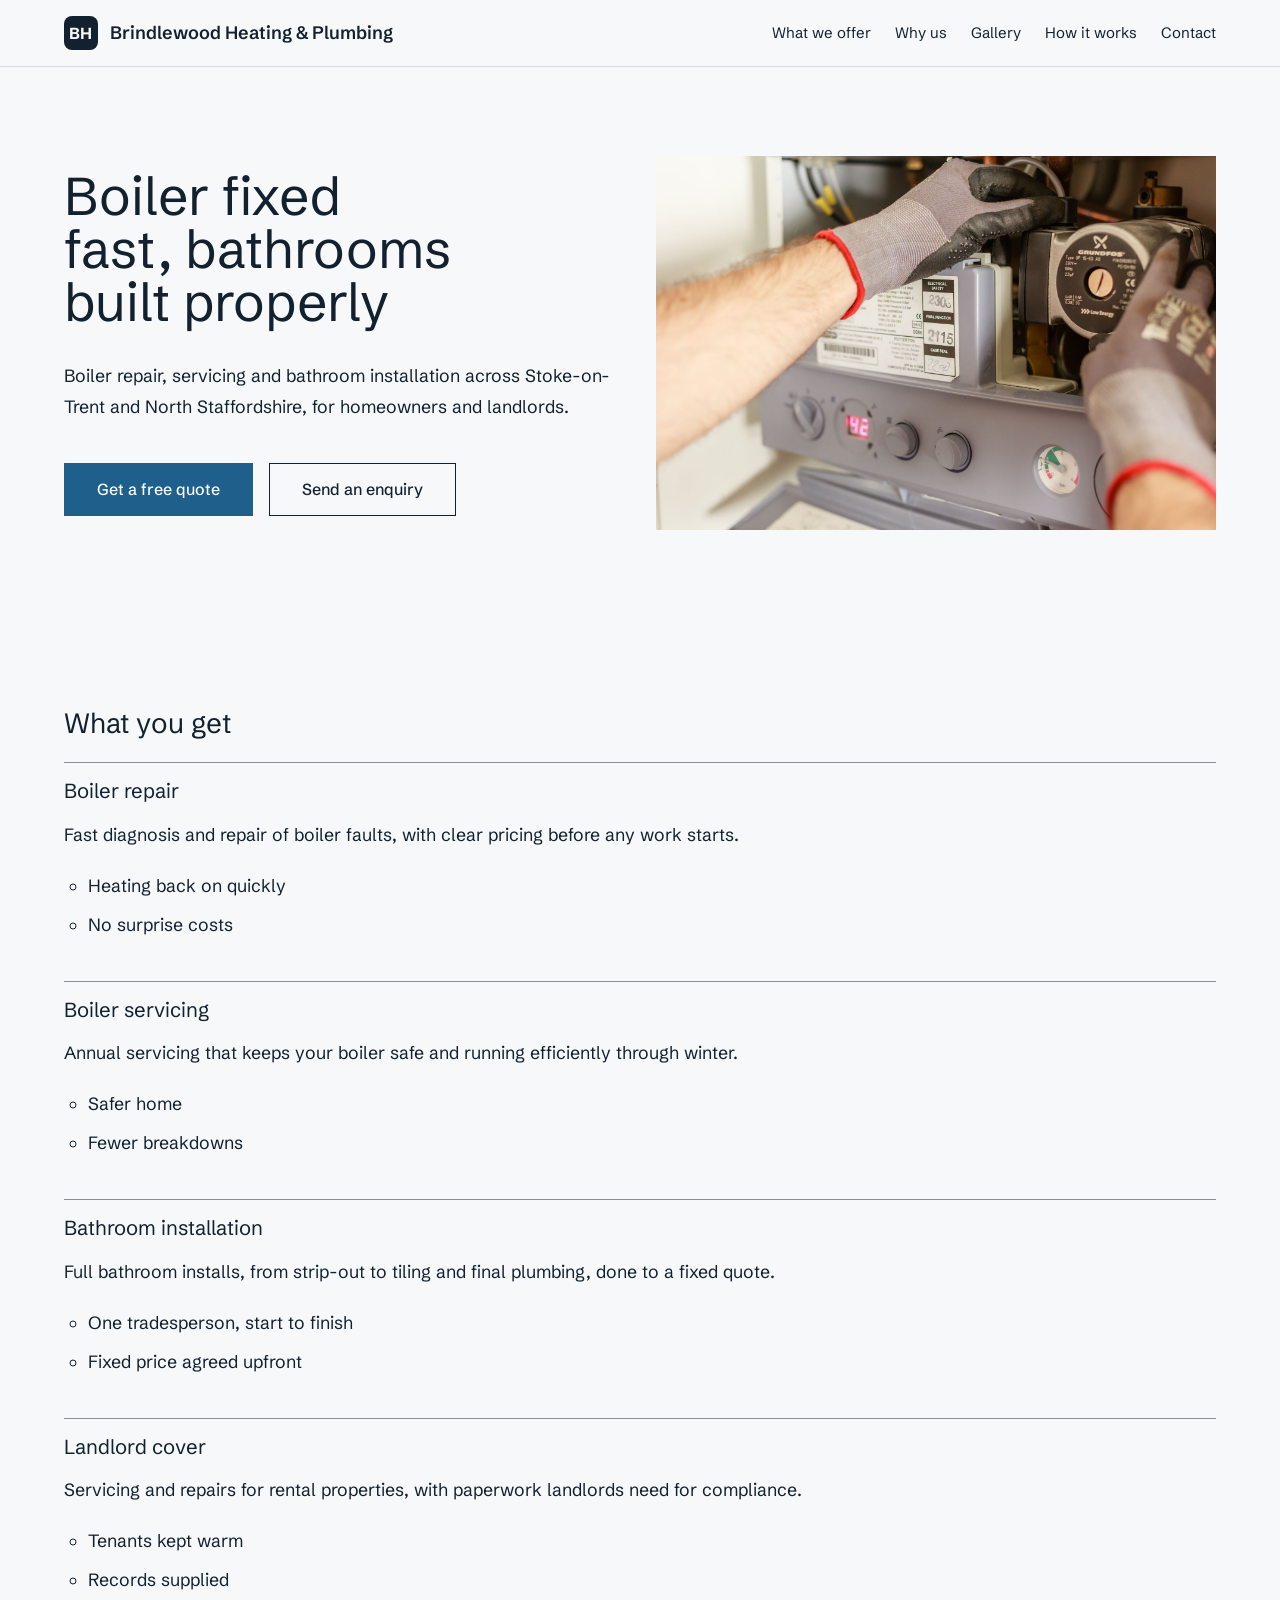
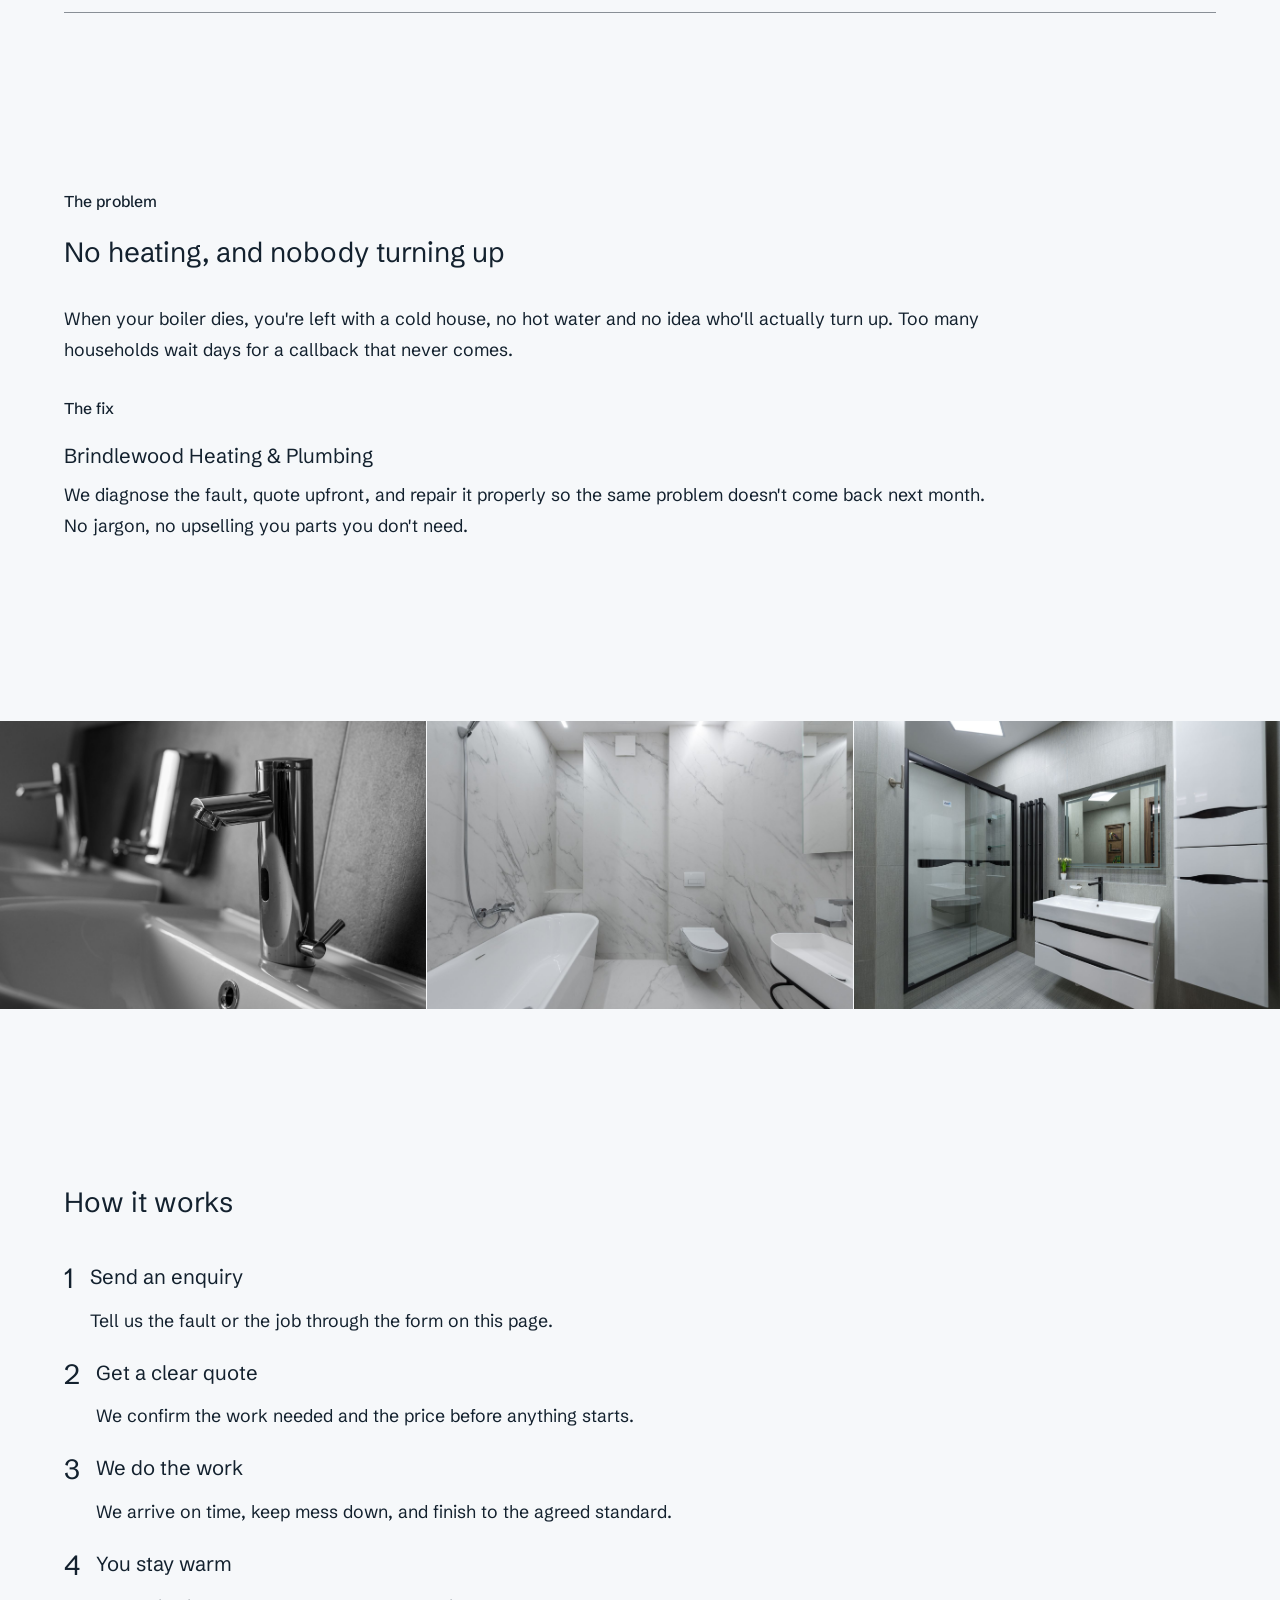
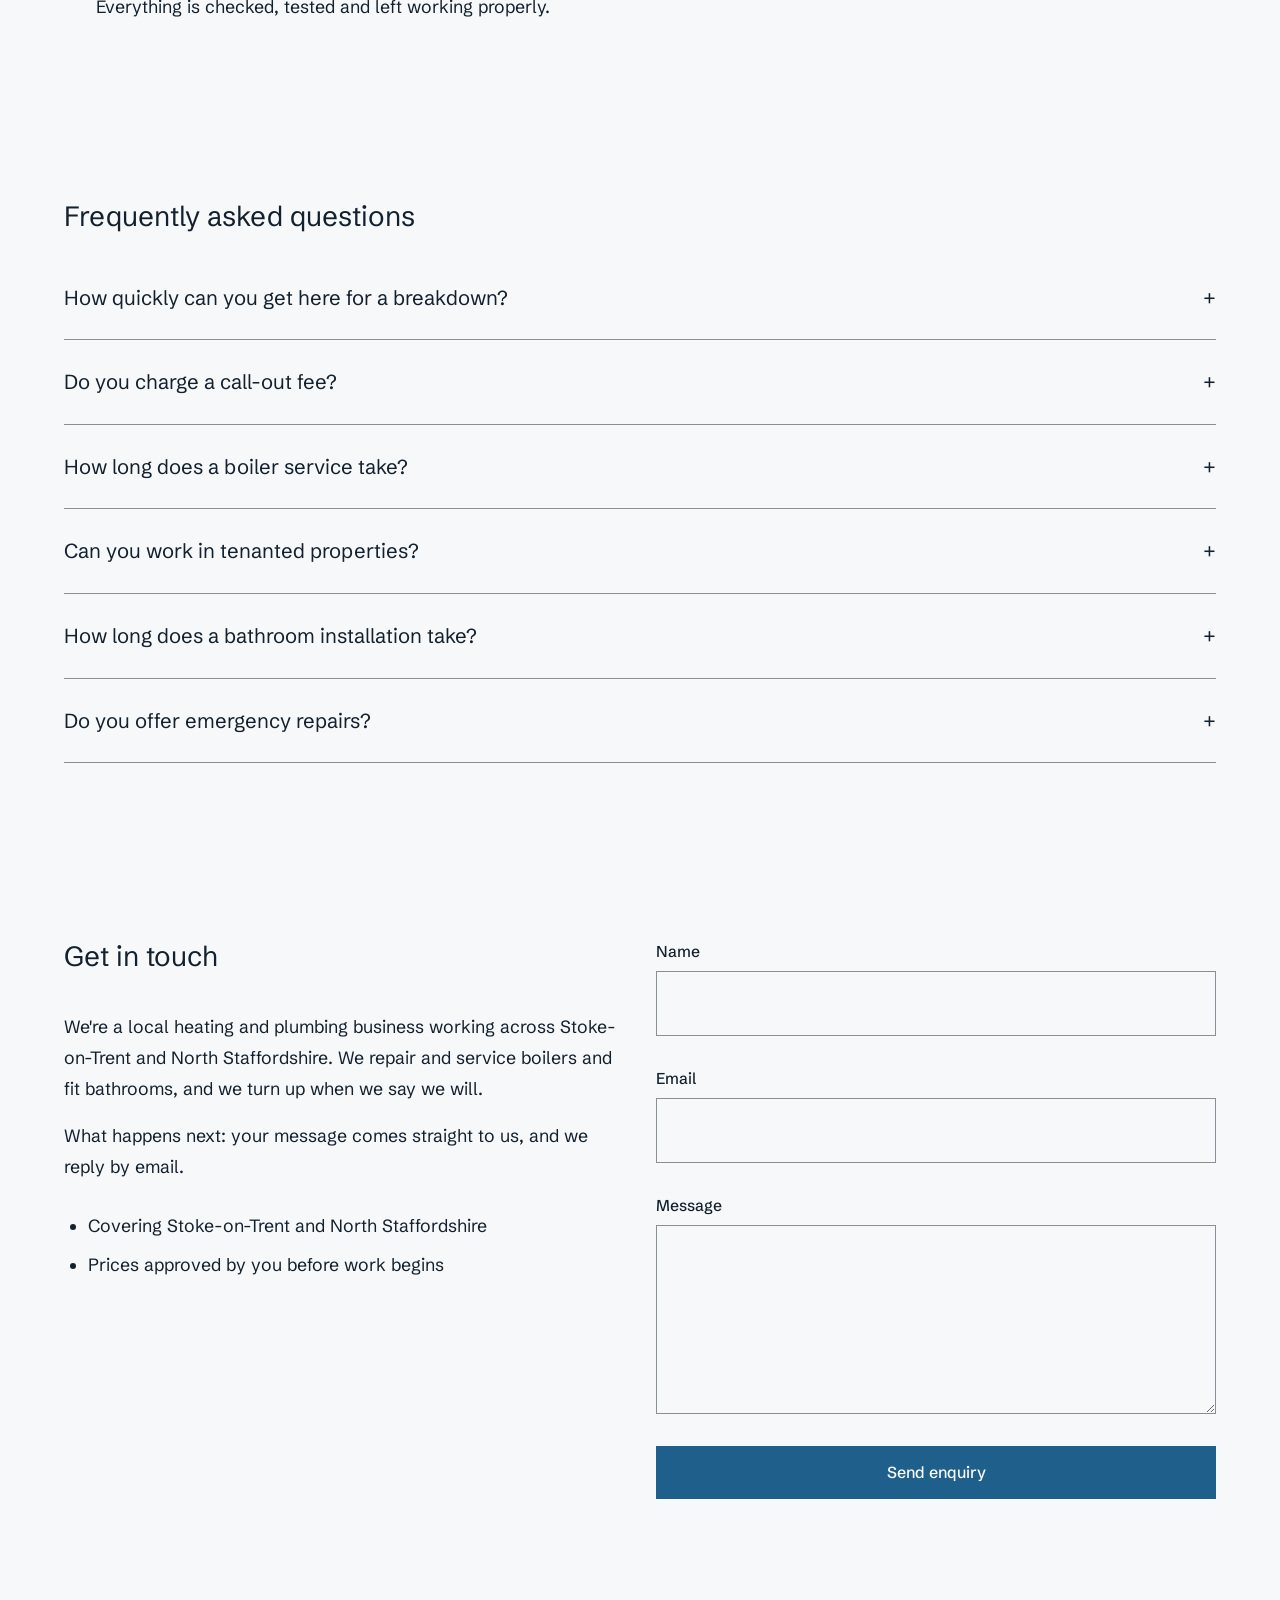
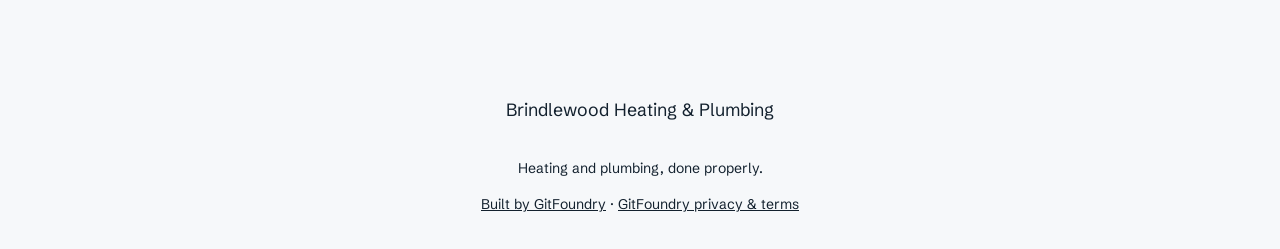
<file: index.html>
<!DOCTYPE html>
<html lang="en-GB">
<head>
  <meta charset="UTF-8">
  <meta name="viewport" content="width=device-width, initial-scale=1.0">
  <title>Brindlewood Heating &amp; Plumbing — Boiler fixed fast, bathrooms built properly</title>
  <meta name="description" content="Brindlewood Heating &amp; Plumbing: boiler repair, servicing and bathroom installation for homeowners and landlords in Stoke-on-Trent and North Staffordshire.">
  <link rel="icon" href="favicon.svg" type="image/svg+xml">
  <link href="https://fonts.googleapis.com/css2?family=Schibsted+Grotesk:wght@400..900&family=Schibsted+Grotesk:wght@400..900&display=swap" rel="stylesheet">
  <link rel="stylesheet" href="styles.css">
  <noscript><style>
  .menu-toggle { display: none !important; }
  </style></noscript>
  <meta property="og:title" content="Brindlewood Heating &amp; Plumbing">
  <meta property="og:description" content="Brindlewood Heating &amp; Plumbing: boiler repair, servicing and bathroom installation for homeowners and landlords in Stoke-on-Trent and North Staffordshire.">
  <meta property="og:image" content="og-image.png">
  <meta property="og:url" content="index.html">
  <meta property="og:type" content="website">
  <meta name="twitter:card" content="summary_large_image">
  <script type="application/ld+json">{"@context":"https://schema.org","@type":"ProfessionalService","name":"Brindlewood Heating & Plumbing","description":"We're a local heating and plumbing business working across Stoke-on-Trent and North Staffordshire. We repair and service boilers and fit bathrooms, and we turn up when we say we will."}</script>
</head>
<body>
<a class="skip-link" href="#main">Skip to content</a>
<header class="site-header" data-mobile-nav-open="false">
  <div class="site-header__inner">
    <a class="brand" href="index.html">
      <span class="brand__mark" aria-hidden="true">BH</span>
      <span class="brand__wordmark">Brindlewood Heating &amp; Plumbing</span>
    </a>
    <button type="button" class="menu-toggle" data-mobile-nav-toggle aria-controls="primary-nav" aria-expanded="false" aria-label="Toggle navigation">
      <span class="menu-toggle__bar" aria-hidden="true"></span>
      <span class="menu-toggle__bar" aria-hidden="true"></span>
      <span class="menu-toggle__bar" aria-hidden="true"></span>
    </button>
    <nav class="primary-nav" id="primary-nav" aria-label="Primary">
      <a href="#features-list">What we offer</a>
      <a href="#problem-solution">Why us</a>
      <a href="#image-triptych">Gallery</a>
      <a href="#process-steps">How it works</a>
      <a href="#contact-block">Contact</a>
    </nav>
  </div>
</header>

<main id="main">
<section data-section="hero-split" data-surface="dominant" id="hero-split" class="hero-split">
  <div class="container hero-split__inner">
    <div class="hero-split__text">
      <h1 class="hero-split__headline">Boiler fixed fast, bathrooms built properly</h1>
      <p class="hero-split__sub">Boiler repair, servicing and bathroom installation across Stoke-on-Trent and North Staffordshire, for homeowners and landlords.</p>
      <div class="hero-split__ctas">
        <a href="#contact" class="btn btn--primary">Get a free quote</a>
        <a href="#features-list" class="btn btn--ghost">Send an enquiry</a>
      </div>
    </div>
    <div class="hero-split__image">
      <img src="assets/img/hero.jpg" alt="Close-up of hands adjusting a boiler system with precise instrumentation, showing maintenance work." width="1200" height="800" loading="eager" decoding="async">
    </div>
  </div>
</section>
<section data-section="features-list" data-surface="dominant" id="features-list" class="features-list">
  <div class="container">
    <h2 class="features-list__title">What you get</h2>
    <ul class="features-list__items">
      <li class="features-list__item">
        <div class="features-list__body">
          <h3 class="features-list__name">Boiler repair</h3>
          <p class="features-list__desc">Fast diagnosis and repair of boiler faults, with clear pricing before any work starts.</p>
          <ul class="features-list__bullets"><li>Heating back on quickly</li><li>No surprise costs</li></ul>
        </div>
      </li>
      <li class="features-list__item">
        <div class="features-list__body">
          <h3 class="features-list__name">Boiler servicing</h3>
          <p class="features-list__desc">Annual servicing that keeps your boiler safe and running efficiently through winter.</p>
          <ul class="features-list__bullets"><li>Safer home</li><li>Fewer breakdowns</li></ul>
        </div>
      </li>
      <li class="features-list__item">
        <div class="features-list__body">
          <h3 class="features-list__name">Bathroom installation</h3>
          <p class="features-list__desc">Full bathroom installs, from strip-out to tiling and final plumbing, done to a fixed quote.</p>
          <ul class="features-list__bullets"><li>One tradesperson, start to finish</li><li>Fixed price agreed upfront</li></ul>
        </div>
      </li>
      <li class="features-list__item">
        <div class="features-list__body">
          <h3 class="features-list__name">Landlord cover</h3>
          <p class="features-list__desc">Servicing and repairs for rental properties, with paperwork landlords need for compliance.</p>
          <ul class="features-list__bullets"><li>Tenants kept warm</li><li>Records supplied</li></ul>
        </div>
      </li>
    </ul>
  </div>
</section>
<section data-section="problem-solution" data-surface="dominant" id="problem-solution" class="problem-solution">
  <div class="container problem-solution__inner">
    <div class="problem-solution__problem">
      <p class="problem-solution__label">The problem</p>
      <h2 class="problem-solution__headline">No heating, and nobody turning up</h2>
      <p class="problem-solution__body">When your boiler dies, you're left with a cold house, no hot water and no idea who'll actually turn up. Too many households wait days for a callback that never comes.</p>
    </div>
    <div class="problem-solution__answer">
      <p class="problem-solution__label">The fix</p>
      <h3 class="problem-solution__product">Brindlewood Heating &amp; Plumbing</h3>
      <p class="problem-solution__body">We diagnose the fault, quote upfront, and repair it properly so the same problem doesn't come back next month. No jargon, no upselling you parts you don't need.</p>
    </div>
  </div>
</section>
<section data-section="image-triptych" data-surface="dominant" id="image-triptych" class="image-triptych section--bleed">
  <ul class="image-triptych__cards">
      <li class="image-triptych__card">
        <img class="image-triptych__img" src="assets/img/triptych.jpg" alt="Close-up of a sleek stainless steel faucet over a white sink in grayscale." loading="lazy">
        
      </li>
      <li class="image-triptych__card">
        <img class="image-triptych__img" src="assets/img/triptych-2.jpg" alt="Interior of stylish bathroom with marble walls and bath placed near toilet and ceramic sink in light room with mirror" loading="lazy">
        
      </li>
      <li class="image-triptych__card">
        <img class="image-triptych__img" src="assets/img/triptych-3.jpg" alt="White sink at wall with mirror near cupboard in modern bathroom with glass shower cabin and bright illumination in apartment" loading="lazy">
        
      </li>
  </ul>
</section>
<section data-section="process-steps" data-surface="dominant" id="process-steps" class="process-steps">
  <div class="container">
    <div class="process-steps__intro">
    <h2 class="process-steps__title">How it works</h2>
    </div>
    <ol class="process-steps__list">
      <li class="process-step">
        <span class="process-step__num" aria-hidden="true">1</span>
        <div class="process-step__body">
          <h3 class="process-step__heading">Send an enquiry</h3>
          <p class="process-step__desc">Tell us the fault or the job through the form on this page.</p>
        </div>
      </li>
      <li class="process-step">
        <span class="process-step__num" aria-hidden="true">2</span>
        <div class="process-step__body">
          <h3 class="process-step__heading">Get a clear quote</h3>
          <p class="process-step__desc">We confirm the work needed and the price before anything starts.</p>
        </div>
      </li>
      <li class="process-step">
        <span class="process-step__num" aria-hidden="true">3</span>
        <div class="process-step__body">
          <h3 class="process-step__heading">We do the work</h3>
          <p class="process-step__desc">We arrive on time, keep mess down, and finish to the agreed standard.</p>
        </div>
      </li>
      <li class="process-step">
        <span class="process-step__num" aria-hidden="true">4</span>
        <div class="process-step__body">
          <h3 class="process-step__heading">You stay warm</h3>
          <p class="process-step__desc">Everything is checked, tested and left working properly.</p>
        </div>
      </li>
    </ol>
  </div>
</section>
<section data-section="faq-accordion" data-surface="dominant" id="faq-accordion" class="faq-accordion">
  <div class="container">
    <h2 class="faq-accordion__title">Frequently asked questions</h2>
    <div class="faq-accordion__list">
      <details class="faq-item">
        <summary class="faq-item__question">How quickly can you get here for a breakdown?</summary>
        <div class="faq-item__answer"><p>We aim to reach Stoke-on-Trent and North Staffordshire homes as soon as possible, often the same day. Send an enquiry and we'll confirm a time straight away.</p></div>
      </details>
      <details class="faq-item">
        <summary class="faq-item__question">Do you charge a call-out fee?</summary>
        <div class="faq-item__answer"><p>We tell you the cost before any work begins. You approve the price first, so nothing is added afterwards.</p></div>
      </details>
      <details class="faq-item">
        <summary class="faq-item__question">How long does a boiler service take?</summary>
        <div class="faq-item__answer"><p>A full service usually takes under an hour. We check safety devices, clean where needed, and confirm the boiler is running efficiently.</p></div>
      </details>
      <details class="faq-item">
        <summary class="faq-item__question">Can you work in tenanted properties?</summary>
        <div class="faq-item__answer"><p>Yes. We handle servicing and repairs for landlords across the area and supply the records you need for your paperwork.</p></div>
      </details>
      <details class="faq-item">
        <summary class="faq-item__question">How long does a bathroom installation take?</summary>
        <div class="faq-item__answer"><p>Most bathrooms are completed within one to two weeks depending on the fit-out. We give you a schedule with your fixed quote before starting.</p></div>
      </details>
      <details class="faq-item">
        <summary class="faq-item__question">Do you offer emergency repairs?</summary>
        <div class="faq-item__answer"><p>We prioritise households with no heating or hot water. Send an enquiry describing the fault and we'll respond urgently.</p></div>
      </details>
    </div>
  </div>
</section>
<section data-section="contact-block" data-surface="dominant" id="contact" class="contact-block">
  <div class="container contact-block__inner" id="contact-block">
    <div class="contact-block__info">
      <h2 class="contact-block__title">Get in touch</h2>
      <p class="contact-block__about">We're a local heating and plumbing business working across Stoke-on-Trent and North Staffordshire. We repair and service boilers and fit bathrooms, and we turn up when we say we will.</p>
      <p class="contact-block__promise">What happens next: your message comes straight to us, and we reply by email.</p>
      <ul class="contact-block__signals"><li>Covering Stoke-on-Trent and North Staffordshire</li><li>Prices approved by you before work begins</li></ul>
    </div>
    <form class="contact-block__form" action="https://gitfoundry-worker-test.gitfoundry.workers.dev/api/site-enquiry" method="POST">
      <input type="hidden" name="subject" value="Enquiry from Brindlewood Heating &amp; Plumbing">
      <input type="hidden" name="page" value="index.html">
      <input type="text" name="_gotcha" tabindex="-1" autocomplete="off" aria-hidden="true" style="position:absolute;left:-9999px">
      <div class="form-field">
        <label for="contact-name" class="form-label">Name</label>
        <input id="contact-name" name="name" type="text" class="form-input" autocomplete="name" required>
      </div>
      <div class="form-field">
        <label for="contact-email" class="form-label">Email</label>
        <input id="contact-email" name="email" type="email" class="form-input" autocomplete="email" required>
      </div>
      <div class="form-field">
        <label for="contact-message" class="form-label">Message</label>
        <textarea id="contact-message" name="message" class="form-textarea" rows="5" required></textarea>
      </div>
      <button type="submit" class="btn btn--primary">Send enquiry</button>
    </form>
  </div>
</section>
</main>
<footer class="site-footer">
  <div class="container site-footer__inner">
    <p class="site-footer__brand">Brindlewood Heating &amp; Plumbing</p>
    <p class="site-footer__tagline">Heating and plumbing, done properly.</p>
    <p class="site-footer__built"><a href="https://gitfoundry.co.uk">Built by GitFoundry</a> · <a href="https://gitfoundry.co.uk/legal">GitFoundry privacy &amp; terms</a></p>
  </div>
</footer>
  <script src="mobile-nav.js" defer></script>
</body>
</html>
</file>
<file: styles.css>
/* Composable design stylesheet for style "amie-29567671-da1e-4f85-ae52-8b611fecc384". */
/* Compiled from reviewed style data by lib/design-css.mjs. The model never writes this file. */
:root {
  --colour-dominant: #f6f8fa;
  --colour-on-dominant: #13212e;
  --colour-supporting: #13212e;
  --colour-on-supporting: #f6f8fa;
  --colour-accent: #1f5f8b;
  --colour-on-accent: #ffffff;
  --colour-muted: #57626b;
  --colour-border: #898f96;
  --colour-focus: #1f5f8b;
  --colour-on-dark-focus: #356f97;
  --colour-error: #6b0014;
  --colour-success: #0b3d20;
  --font-display: "Schibsted Grotesk", Georgia, "Times New Roman", serif;
  --font-body: "Schibsted Grotesk", -apple-system, BlinkMacSystemFont, "Segoe UI", Roboto, Helvetica, Arial, sans-serif;
  --text-display: clamp(2.363rem, 2.0452857142857144rem + 1.5885714285714287vw, 3.475rem);
  --leading-display: 1;
  --tracking-display: -0.02em;
  --weight-display: 400;
  --text-h1: clamp(1.75rem, 1.5357142857142856rem + 1.0714285714285714vw, 2.5rem);
  --leading-h1: 1.05;
  --tracking-h1: -0.015em;
  --weight-h1: 400;
  --text-h2: clamp(1.375rem, 1.2538571428571428rem + 0.6057142857142856vw, 1.799rem);
  --leading-h2: 1.1;
  --tracking-h2: -0.01em;
  --weight-h2: 400;
  --text-h3: clamp(1.125rem, 1.0767142857142857rem + 0.24142857142857146vw, 1.294rem);
  --leading-h3: 1.2;
  --tracking-h3: 0em;
  --weight-h3: 400;
  --text-body: clamp(1rem, 0.9642857142857143rem + 0.17857142857142858vw, 1.125rem);
  --leading-body: 1.75;
  --tracking-body: 0em;
  --weight-body: 400;
  --text-small: 0.875rem;
  --leading-small: 1.65;
  --tracking-small: 0em;
  --weight-small: 400;
  --text-label: clamp(0.875rem, 0.8392857142857143rem + 0.17857142857142858vw, 1rem);
  --leading-label: 1.4;
  --tracking-label: 0.01em;
  --weight-label: 500;
  --text-button: 1rem;
  --leading-button: 1.2;
  --tracking-button: 0em;
  --weight-button: 500;
  --measure: 85ch;
  --space-0: 0.25rem;
  --space-1: 0.5rem;
  --space-2: 0.75rem;
  --space-3: 1rem;
  --space-4: 1.5rem;
  --space-5: 2rem;
  --space-6: 3rem;
  --space-7: 4rem;
  --space-8: 6rem;
  --gutter: clamp(1rem, 0.7142857142857143rem + 1.4285714285714286vw, 2rem);
  --section-gap: clamp(3rem, 2.142857142857143rem + 4.285714285714286vw, 6rem);
  --content-max: 72rem;
  --radius: 0rem;
  --shadow: none;
  --colour-action: var(--colour-accent);
  --colour-on-action: var(--colour-on-accent);
  --card-border: 1px solid var(--colour-border);
  --card-shadow: none;
  --control-min-height: 44px;
  --motion-fast: 120ms;
  --motion-normal: 200ms;
  --motion-slow: 320ms;
  --easing: cubic-bezier(0.2, 0, 0, 1);
}

*, *::before, *::after { box-sizing: border-box; }

body {
  margin: 0;
  font-family: var(--font-body);
  font-size: var(--text-body);
  line-height: var(--leading-body);
  background: var(--colour-dominant);
  color: var(--colour-on-dominant);
  overflow-wrap: anywhere;
}

/* anywhere, not break-word: only anywhere shrinks the min-content size, so a
   long word in a grid or flex child wraps instead of widening its track and
   bursting the page under 200% text enlargement. */
h1, h2, h3 { text-wrap: balance; overflow-wrap: anywhere; }

h1 {
  font-family: var(--font-display);
  font-size: var(--text-h1);
  font-weight: var(--weight-h1);
  line-height: var(--leading-h1);
  letter-spacing: var(--tracking-h1)em;
  margin-block: var(--space-6) var(--space-4);
}

h2 {
  font-family: var(--font-display);
  font-size: var(--text-h2);
  font-weight: var(--weight-h2);
  line-height: var(--leading-h2);
  letter-spacing: var(--tracking-h2)em;
  margin-block: var(--space-6) var(--space-3);
}

h3 {
  font-family: var(--font-display);
  font-size: var(--text-h3);
  font-weight: var(--weight-h3);
  line-height: var(--leading-h3);
  letter-spacing: var(--tracking-h3)em;
  margin-block: var(--space-5) var(--space-3);
}

p { max-width: var(--measure); }

small {
  font-size: var(--text-small);
  line-height: var(--leading-small);
}

label, .form-label {
  display: block;
  font-size: var(--text-label);
  font-weight: var(--weight-label);
  line-height: var(--leading-label);
  letter-spacing: var(--tracking-label)em;
  margin-block-end: var(--space-1);
}

.page-title {
  font-family: var(--font-display);
  font-size: var(--text-display);
  font-weight: var(--weight-display);
  line-height: var(--leading-display);
  letter-spacing: var(--tracking-display)em;
  /* An inner page's title sits outside a container: keep it inside the same gutters. */
  width: min(100% - (2 * var(--gutter)), var(--content-max));
  margin-inline: auto;
  padding-block-start: var(--section-gap);
  overflow-wrap: anywhere;
}

/* Semantic surfaces: every section colour resolves through these variables,
   so text always sits on its measured on-colour. */
[data-surface="dominant"] {
  --surface: var(--colour-dominant);
  --ink: var(--colour-on-dominant);
  background: var(--surface);
  color: var(--ink);
}

[data-surface="supporting"] {
  --surface: var(--colour-supporting);
  --ink: var(--colour-on-supporting);
  background: var(--surface);
  color: var(--ink);
}

[data-surface] :is(h1, h2, h3, p) { color: inherit; }

/* Plain links inherit their surface ink. Button-links are excluded: their
   colours come from the button rules below, and this selector would otherwise
   out-specify .btn--primary and paint accent buttons in body text. */
[data-surface] a:not(.btn) { color: inherit; }

/* Document rhythm: tight groups, generous separation. */
.container {
  width: min(100% - (2 * var(--gutter)), var(--content-max));
  margin-inline: auto;
}

main > section { padding-block: var(--section-gap); }

/* Hero compositions. */
.hero-centered__inner,
.hero-split__inner,
.hero-banner__inner {
  display: grid;
  gap: var(--space-5);
  align-items: center;
}

.hero-centered__headline,
.hero-split__headline,
.hero-banner__headline {
  font-family: var(--font-display);
  font-size: var(--text-display);
  font-weight: var(--weight-display);
  line-height: var(--leading-display);
  letter-spacing: var(--tracking-display)em;
  margin-block: 0 var(--space-3);
  /* No ch cap here: ch scales with font-size, so it cannot constrain a
     headline that is simply too large for its copy. Length is governed by the
     display scale in the style record instead. */
}

.hero-note {
  padding: var(--space-5);
  border-radius: var(--radius);
}

/* Feature compositions. */
.features-list__items { list-style: none; margin: 0; padding: 0; display: grid; gap: var(--space-4); }
.features-grid__cards { display: grid; gap: var(--space-5); }
.feature-card {
  padding: var(--space-5);
  border: var(--card-border);
  border-radius: var(--radius);
  box-shadow: var(--card-shadow);
}

/* Founder composition. */
.founder-story__inner { display: grid; gap: var(--space-5); align-items: start; }
.founder-story__image img { width: 100%; height: auto; display: block; border-radius: var(--radius); }

/* Process compositions. */
.process-steps__list,
.how-it-works__steps { list-style: none; margin: 0; padding: 0; display: grid; gap: var(--space-4); }

/* FAQ disclosures. */
details.faq-item { border-block-end: 1px solid var(--colour-border); padding-block: var(--space-3); }
details.faq-item summary {
  cursor: pointer;
  font-size: var(--text-h3);
  font-weight: var(--weight-h3);
  padding-block: var(--space-1);
  min-height: 44px;
}

/* Conversion compositions. */
.waitlist-capture__row { display: grid; gap: var(--space-3); }
.contact-block__inner { display: grid; gap: var(--space-5); }

/* Section roots: in-page anchors land with breathing room. Listing every
   root also keeps validator class coverage honest on the new path. */
.hero-centered,
.hero-split,
.hero-banner,
.features-list,
.features-grid,
.problem-solution,
.founder-story,
.process-steps,
.how-it-works,
.faq-accordion,
.cta-banner,
.waitlist-capture,
.contact-block,
.editorial-intro,
.manifesto-band,
.outcomes-band,
.capability-rows,
.work-index,
.image-triptych,
.client-logos { scroll-margin-top: var(--space-4); }

.waitlist-capture__inner { display: grid; gap: var(--space-4); align-content: start; }

/* Section element vocabulary: every class the catalogue renderers emit gets
   a token-driven rule, so validator class coverage holds on the new path. */
.hero-centered__copy,
.hero-split__text {
  display: grid;
  gap: var(--space-3);
  align-content: start;
}

.hero-centered__kicker,
.process-steps__eyebrow,
.founder-story__eyebrow,
.waitlist-capture__eyebrow,
.problem-solution__label {
  font-size: var(--text-label);
  font-weight: var(--weight-label);
  line-height: var(--leading-label);
  letter-spacing: var(--tracking-label)em;
  margin-block: 0 var(--space-2);
}

.hero-centered__sub,
.hero-split__sub,
.hero-banner__sub {
  font-size: var(--text-body);
  line-height: var(--leading-body);
  margin-block: 0 var(--space-4);
}

.hero-centered__ctas,
.hero-split__ctas {
  display: flex;
  flex-wrap: wrap;
  gap: var(--space-3);
  align-items: center;
}

/* WCAG 2.5.8 gives a standalone link a 24px minimum target. Declare it: left
   to the body leading, a style with tighter leading drops under the floor. */
.hero-centered__text-link {
  font-weight: var(--weight-button);
  text-underline-offset: 3px;
  display: inline-flex;
  align-items: center;
  min-height: 24px;
}

.hero-note {
  padding: var(--space-5);
  border-radius: var(--radius);
}

.hero-note__label {
  font-size: var(--text-label);
  font-weight: var(--weight-label);
  letter-spacing: var(--tracking-label)em;
  margin-block: 0 var(--space-2);
}

.hero-note__title {
  font-family: var(--font-display);
  font-size: var(--text-h3);
  font-weight: var(--weight-h3);
  line-height: var(--leading-h3);
  margin-block: 0 var(--space-2);
}

.hero-note__rule {
  border-block-start: 1px solid currentColor;
  opacity: 0.55;
  margin-block: var(--space-3);
}

.hero-note__body { margin-block: 0 var(--space-2); }
.hero-note__signoff { font-size: var(--text-small); margin-block: 0; }

.hero-split__image img { width: 100%; height: auto; display: block; border-radius: var(--radius); }

.features-list__title,
.features-grid__title,
.process-steps__title,
.how-it-works__title,
.faq-accordion__title,
.founder-story__title,
.contact-block__title,
.waitlist-capture__title,
.problem-solution__headline {
  font-family: var(--font-display);
  font-size: var(--text-h2);
  font-weight: var(--weight-h2);
  line-height: var(--leading-h2);
  letter-spacing: var(--tracking-h2)em;
  margin-block: 0 var(--space-4);
}

.hero-centered__inner:not(:has(.hero-note)) { grid-template-columns: 1fr; }

.features-list__item {
  display: grid;
  grid-template-columns: 1fr;
  gap: var(--space-3);
  padding-block: var(--space-3);
  border-block-start: 1px solid var(--colour-border);
}

.features-list__item:last-child { border-block-end: 1px solid var(--colour-border); }

.features-list__num {
  font-family: var(--font-display);
  font-size: var(--text-h3);
  font-weight: var(--weight-h3);
}

.features-list__body { display: grid; gap: var(--space-1); align-content: start; }

.features-list__name,
.feature-card__title,
.process-step__heading,
.how-step__heading {
  font-family: var(--font-display);
  font-size: var(--text-h3);
  font-weight: var(--weight-h3);
  line-height: var(--leading-h3);
  margin-block: 0 var(--space-1);
}

.features-list__desc,
.feature-card__desc,
.process-step__desc,
.how-step__desc { margin-block: 0; }

.features-list__bullets,
.feature-card__bullets,
.founder-story__signals,
.contact-block__signals {
  margin: var(--space-2) 0 0;
  padding-inline-start: var(--space-4);
  display: grid;
  gap: var(--space-1);
}

.problem-solution__inner { display: grid; gap: var(--space-5); }
.problem-solution__problem, .problem-solution__answer { display: grid; gap: var(--space-2); align-content: start; }
.problem-solution__body { margin-block: 0; }
.problem-solution__product {
  font-family: var(--font-display);
  font-size: var(--text-h3);
  font-weight: var(--weight-h3);
  margin-block: 0;
}

.founder-story__text { display: grid; gap: var(--space-2); align-content: start; }
.founder-story__body { margin-block: 0; }
.founder-story__subhead {
  font-family: var(--font-display);
  font-size: var(--text-h3);
  font-weight: var(--weight-h3);
  margin-block: var(--space-3) var(--space-1);
}
.founder-story__steps { margin: 0; padding-inline-start: var(--space-4); display: grid; gap: var(--space-1); }
.founder-story--no-image .founder-story__inner { grid-template-columns: 1fr; }

.process-steps__intro { display: grid; gap: var(--space-1); margin-block-end: var(--space-4); }
.process-step,
.how-step {
  display: grid;
  grid-template-columns: auto 1fr;
  gap: var(--space-3);
}
.process-step__body { display: grid; gap: var(--space-1); align-content: start; }
.process-step__num,
.how-step__num {
  font-family: var(--font-display);
  font-size: var(--text-h2);
  font-weight: var(--weight-h2);
  line-height: 1;
}

.faq-accordion__list { display: grid; }
.faq-item__question { display: flex; justify-content: space-between; align-items: baseline; gap: var(--space-3); cursor: pointer; list-style: none; }
.faq-item__question::-webkit-details-marker { display: none; }
.faq-item__question::after { content: "+"; flex: 0 0 auto; }
details[open] > .faq-item__question::after { content: "−"; }
.faq-item__answer p { margin-block: var(--space-2) 0; }

.cta-banner__inner { display: grid; gap: var(--space-3); justify-items: start; }
.cta-banner__hook { font-size: var(--text-h3); line-height: var(--leading-h3); margin-block: 0; }

.waitlist-capture__intro { display: grid; gap: var(--space-1); }
.waitlist-capture__form { display: grid; gap: var(--space-3); }
.waitlist-capture__label { margin-block-end: 0; }
/* 2026-09-10 — was white-space: nowrap, which defeated the grid/flex
   blowout guard (.waitlist-capture__row > *, line ~562) that every other
   button in this design system relies on to wrap instead of bursting the
   page under text enlargement. Explicit white-space: normal documents that
   decision and keeps this selector defined (validate-site.mjs requires
   every rendered class to have a rule). */
.waitlist-capture__btn { white-space: normal; }

.contact-block__info { display: grid; gap: var(--space-3); align-content: start; }
.contact-block__about,
.contact-block__hours,
.contact-block__promise { margin-block: 0; }
.contact-block__form { display: grid; gap: 0; align-content: start; }

.site-footer__inner { display: grid; gap: var(--space-2); }
.site-footer__brand { font-family: var(--font-display); font-weight: var(--weight-h3); }
.site-footer__tagline,
.site-footer__built { font-size: var(--text-small); margin-block: 0; }
/* The credit link must read on the footer's own surface, not the browser's default blue. */
.site-footer__built a { color: inherit; text-decoration: underline; }

/* Actions: primary rides the accent pair, secondary the supporting pair. */
.btn, button {
  font-family: var(--font-body);
  font-size: var(--text-button);
  font-weight: var(--weight-button);
  line-height: var(--leading-button);
  letter-spacing: var(--tracking-button)em;
}

.btn {
  display: inline-flex;
  align-items: center;
  justify-content: center;
  min-height: var(--control-min-height);
  padding: var(--space-3) var(--space-5);
  border-radius: var(--radius);
  text-decoration: none;
  border: 1px solid transparent;
}

.btn--primary {
  background: var(--colour-action);
  color: var(--colour-on-action);
}

.btn--ghost {
  background: transparent;
  border-color: currentColor;
  color: var(--colour-supporting);
}

[data-surface="supporting"] .btn--ghost { color: var(--colour-on-supporting); }

/* Form controls. */
.form-input, .form-textarea, .waitlist-capture__input {
  width: 100%;
  min-height: var(--control-min-height);
  padding: var(--space-3);
  font: inherit;
  color: inherit;
  background: transparent;
  border: 1px solid var(--colour-border);
  border-radius: var(--radius);
}

.form-field { display: grid; gap: var(--space-1); margin-block-end: var(--space-5); }
/* A label belongs to the control below it: the field's gap is its only space, so it is not as close to the
   control above (QA, Gate 1 2026-11-21: "mobile form fields are cramped and lack clear visual hierarchy"). */
.form-field .form-label { margin-block-end: 0; }
/* A tapped field shows it is active, not only a keyboard-focused one (:focus-visible below adds the outline). */
.form-input:focus, .form-textarea:focus { border-color: var(--colour-action); box-shadow: inset 0 0 0 1px var(--colour-action); }
.form-error { color: var(--colour-error); font-weight: 600; }

/* Grid/flex blowout guard: text-bearing grid and flex children must shrink
   below their min-content size, or a long word bursts the page under text
   enlargement instead of wrapping. */
.hero-centered__inner > *,
.hero-split__inner > *,
.features-grid__cards > *,
.founder-story__inner > *,
.contact-block__inner > *,
.waitlist-capture__inner > *,
.waitlist-capture__row > *,
.problem-solution__inner > *,
.cta-banner__inner > *,
.hero-centered__ctas > *,
.hero-split__ctas > * {
  min-width: 0;
}

/* Navigation tokens for the polish-installed header. The header block owns
   colours and type size; these additive rules own layout and touch targets.
   (An earlier .site-nav block styled nothing — the header emits
   .primary-nav — so these target the real classes.) */
.primary-nav { display: flex; flex-wrap: wrap; gap: var(--space-3); align-items: center; }
.primary-nav a { text-decoration: none; padding-block: 0.25rem; }
.primary-nav a:hover { text-decoration: underline; text-underline-offset: 3px; }

/* The shared header toggle ships at 38px; the product default is 44px.
   min-height here does not disturb the header block's own box rules. */
.menu-toggle { min-height: 44px; }

/* Footer. */
.site-footer { padding-block: var(--section-gap) var(--space-5); }

/* State changes only: focus, hover, pressed. No entrance choreography, and
   never opacity zero as a prerequisite for visible content. */
a, button, .btn, input, textarea, summary {
  transition:
    color var(--motion-fast) var(--easing),
    background-color var(--motion-normal) var(--easing),
    border-color var(--motion-fast) var(--easing),
    box-shadow var(--motion-normal) var(--easing);
}

a:hover { text-decoration-thickness: 2px; }
.btn--primary:hover { filter: brightness(1.06); }
.btn--primary:active { filter: brightness(0.96); }
.btn:disabled, button:disabled { opacity: 0.55; cursor: not-allowed; }

:focus-visible {
  outline: 3px solid var(--colour-focus);
  outline-offset: 2px;
}

[data-surface="supporting"] :focus-visible { outline-color: var(--colour-on-dark-focus); }

@media (prefers-reduced-motion: reduce) {
  *, *::before, *::after {
    animation-duration: 0.01ms !important;
    animation-iteration-count: 1 !important;
    transition-duration: 0.01ms !important;
    scroll-behavior: auto !important;
  }
  html { scroll-behavior: auto; }
}

/* ── Hero atmosphere ───────────────────────────────────────────────────────
   A colour field drawn from the style's own palette. No image file, nothing
   licensed, nothing to store, and each style tints itself. Overlapping soft
   radial gradients read as depth the way a photograph does, without one.
   The scrim is what guarantees the text contrast — a gradient behind text
   cannot be measured, so it is never trusted on its own. */
.hero-atmosphere {
  position: relative;
  isolation: isolate;
  display: grid;
  align-items: end;
  min-height: min(86vh, 44rem);
  overflow: hidden;
  background: var(--colour-dominant);
  color: var(--colour-on-dominant);
}

.hero-atmosphere__field {
  position: absolute;
  inset: 0;
  z-index: -2;
  background: radial-gradient(120% 90% at 14% 12%, color-mix(in oklab, var(--colour-accent) 16%, var(--colour-dominant)) 0%, transparent 62%),
    radial-gradient(110% 100% at 86% 78%, color-mix(in oklab, var(--colour-muted) 12%, var(--colour-dominant)) 0%, transparent 70%),
    var(--colour-dominant);
}

/* Fixed, measurable darkening so the on-supporting ink always clears its
   contrast threshold regardless of where the gradient stops happen to land. */
.hero-atmosphere__scrim {
  position: absolute;
  inset: 0;
  z-index: -1;
  background: linear-gradient(to top, rgba(255, 255, 255, 0.35) 0%, rgba(255, 255, 255, 0.15) 60%, rgba(255, 255, 255, 0.05) 100%);
}

.hero-atmosphere__inner {
  padding-block: var(--section-gap);
  display: grid;
  justify-items: start;
  gap: var(--space-2);
}

.hero-atmosphere__kicker {
  font-size: var(--text-small);
  font-weight: var(--weight-label);
  letter-spacing: 0.14em;
  text-transform: uppercase;
  margin-block: 0;
  opacity: 0.85;
}

.hero-atmosphere__headline {
  font-family: var(--font-display);
  font-size: var(--text-display);
  font-weight: var(--weight-display);
  line-height: var(--leading-display);
  letter-spacing: var(--tracking-display)em;
  margin-block: 0 var(--space-2);
  max-width: 20ch;
}

.hero-atmosphere__sub {
  font-size: var(--text-body);
  line-height: var(--leading-body);
  margin-block: 0 var(--space-4);
  opacity: 0.92;
}

.hero-atmosphere__ctas {
  display: flex;
  flex-wrap: wrap;
  gap: var(--space-3);
  align-items: center;
}

.hero-atmosphere__ctas > * { min-width: 0; }

.hero-atmosphere__text-link {
  font-weight: var(--weight-button);
  text-underline-offset: 3px;
  display: inline-flex;
  align-items: center;
  min-height: 24px;
}

/* ── Editorial sections ────────────────────────────────────────────────────
   Asymmetric grids: a small-caps label in the left margin, a large headline,
   body copy in a middle column and a list on the right. Mobile-first, so each
   block is a readable stack until there is width for the real composition. */

/* A bleed section lets its own background and any full-width child run edge to
   edge. A .container child keeps its inset: the colour field bleeds, the words
   inside it do not. Without the :not() the container lost its gutter and text
   sat flush against the viewport edge. */
.section--bleed { padding-inline: 0; }
.section--bleed > *:not(.container) { width: 100%; max-width: none; margin-inline: 0; }

.editorial-intro__label,
.manifesto-band__label,
.outcomes-band__label,
.capability-rows__label,
.work-index__label,
.client-logos__label {
  font-size: var(--text-small);
  font-weight: var(--weight-label);
  letter-spacing: 0.12em;
  text-transform: uppercase;
  color: var(--colour-muted);
  margin-block: 0 var(--space-3);
}

[data-surface="supporting"] :is(.editorial-intro__label, .manifesto-band__label, .outcomes-band__label, .capability-rows__label, .work-index__label, .client-logos__label) {
  color: inherit;
  opacity: 0.72;
}

.editorial-intro__grid,
.manifesto-band__grid,
.outcomes-band__grid,
.capability-rows__grid,
.work-index__grid,
.client-logos__grid {
  display: grid;
  gap: var(--space-4);
  align-items: start;
}

/* h1 scale, not the hero's display scale. At display scale in these tracks a
   headline broke mid-word: overflow-wrap:anywhere is the safety net that stops
   a grid track bursting, and it splits a word that cannot fit, so the scale has
   to suit the column rather than the wrap mode being loosened. */
.manifesto-band__headline,
.outcomes-band__headline {
  font-family: var(--font-display);
  font-size: var(--text-h1);
  font-weight: var(--weight-display);
  line-height: var(--leading-h1);
  letter-spacing: var(--tracking-h1)em;
  margin-block: 0 var(--space-4);
  max-width: 16ch;
}

/* The introduction is a normal section, with the same heading hierarchy as
   services and FAQs. Its label sits above two balanced content columns. */
.editorial-intro__label { margin-block: 0; }
.editorial-intro__headline {
  font-family: var(--font-display);
  font-size: var(--text-h2);
  font-weight: var(--weight-h2);
  line-height: var(--leading-h2);
  letter-spacing: var(--tracking-h2);
  margin-block: 0;
  max-width: none;
}
.editorial-intro__body p { margin: 0; max-width: 42ch; }

/* Sits beside its own label in a narrower column, so it takes the step below
   the intro and manifesto headlines. */
.capability-rows__headline {
  font-family: var(--font-display);
  font-size: var(--text-h2);
  font-weight: var(--weight-h2);
  line-height: var(--leading-h2);
  letter-spacing: var(--tracking-h2)em;
  margin-block: 0 var(--space-4);
  max-width: 14ch;
}

.editorial-intro__body p,
.manifesto-band__body p { margin-block: 0 var(--space-3); }

.editorial-intro__keywords {
  list-style: none;
  margin: 0;
  padding: 0;
  display: grid;
  gap: var(--space-1);
  font-size: var(--text-small);
  letter-spacing: 0.1em;
  text-transform: uppercase;
  color: var(--colour-muted);
}

[data-surface="supporting"] .editorial-intro__keywords { color: inherit; opacity: 0.72; }

.outcomes-band__items {
  list-style: none;
  margin: 0;
  padding: 0;
  display: grid;
  gap: var(--space-4);
}

.outcomes-band__item {
  border-inline-start: 1px solid var(--colour-border);
  padding-inline-start: var(--space-3);
  min-width: 0;
}

[data-surface="supporting"] .outcomes-band__item { border-inline-start-color: currentColor; }

.outcomes-band__item-text {
  display: block;
  font-family: var(--font-display);
  font-size: var(--text-h3);
  line-height: var(--leading-h3);
}

.capability-rows__rows,
.work-index__rows {
  list-style: none;
  margin: 0;
  padding: 0;
  display: grid;
  gap: var(--space-4);
}

.capability-rows__row,
.work-index__row {
  display: grid;
  gap: var(--space-2);
  align-items: start;
  padding-block-end: var(--space-4);
  border-block-end: 1px solid var(--colour-border);
  min-width: 0;
}

[data-surface="supporting"] :is(.capability-rows__row, .work-index__row) { border-block-end-color: currentColor; }

.capability-rows__num,
.work-index__num {
  font-size: var(--text-small);
  color: var(--colour-muted);
  font-variant-numeric: tabular-nums;
}

[data-surface="supporting"] :is(.capability-rows__num, .work-index__num) { color: inherit; opacity: 0.72; }

.capability-rows__name,
.work-index__title {
  font-family: var(--font-display);
  font-size: var(--text-h3);
  font-weight: var(--weight-h3);
  line-height: var(--leading-h3);
  margin-block: 0 var(--space-1);
}

.work-index__title { display: block; }
/* Body stacks the row title over its description inside the row grid. */
.capability-rows__body {
  display: grid;
  gap: var(--space-1);
  align-content: start;
  min-width: 0;
}
.capability-rows__desc,
.work-index__desc { margin-block: 0; }

.capability-rows__media img,
.work-index__thumb img {
  width: 100%;
  height: auto;
  display: block;
  border-radius: var(--radius);
}

.image-triptych__cards {
  list-style: none;
  margin: 0;
  padding: 0;
  display: grid;
  gap: 1px;
}

.image-triptych__card {
  position: relative;
  display: grid;
  align-content: end;
  gap: var(--space-1);
  min-height: 18rem;
  padding: var(--space-5);
  background: var(--colour-supporting);
  color: var(--colour-on-supporting);
  overflow: hidden;
  min-width: 0;
}

.image-triptych__img {
  position: absolute;
  inset: 0;
  width: 100%;
  height: 100%;
  object-fit: cover;
}

.image-triptych__title { position: relative; z-index: 1; }

/* Deliberate photo-free fallback: without photographs the cards need no
   photographic height, and the marker keeps the validator honest about the
   choice instead of passing silently. */
.image-triptych--no-photos .image-triptych__card { min-height: auto; }

.image-triptych__title {
  font-family: var(--font-display);
  font-size: var(--text-h2);
  font-weight: var(--weight-h2);
  line-height: var(--leading-h2);
}

.client-logos__items {
  list-style: none;
  margin: 0;
  padding: 0;
  display: flex;
  flex-wrap: wrap;
  gap: var(--space-4);
  align-items: center;
}

.client-logos__item {
  font-family: var(--font-display);
  font-size: var(--text-h3);
  line-height: var(--leading-h3);
  color: var(--colour-muted);
  min-width: 0;
}

[data-surface="supporting"] .client-logos__item { color: inherit; }

/* Grid/flex blowout guard for the editorial children. */
.editorial-intro__grid > *,
.manifesto-band__grid > *,
.outcomes-band__grid > *,
.capability-rows__grid > *,
.work-index__grid > *,
.client-logos__grid > *,
.outcomes-band__items > *,
.image-triptych__cards > *,
.capability-rows__row > *,
.work-index__row > * { min-width: 0; }

/* Mobile-first: single column stacks; wider layouts arrive with width. */
@media (min-width: 48rem) {
  .hero-split__inner { grid-template-columns: 1fr 1fr; }
  .features-grid__cards { grid-template-columns: repeat(2, 1fr); }
  .founder-story__inner { grid-template-columns: 0.9fr 1.1fr; }
  .contact-block__inner { grid-template-columns: 1fr 1fr; }
  .waitlist-capture__row { grid-template-columns: 1fr auto; }
}

@media (min-width: 64rem) {
  .features-grid__cards { grid-template-columns: repeat(3, 1fr); }
  .hero-centered__inner { grid-template-columns: 1.2fr 0.8fr; }

  /* Introduction: quiet label row, then heading and supporting copy. */
  .editorial-intro__grid { grid-template-columns: 1fr 1fr; column-gap: var(--space-7); row-gap: var(--space-4); }
  .editorial-intro__label { grid-column: 1 / -1; }
  .editorial-intro__headline { grid-column: 1; margin-block-end: 0; }
  .editorial-intro__body { grid-column: 2; }
  .editorial-intro__keywords { grid-column: 2; }

  .manifesto-band__grid { grid-template-columns: 9rem 1.6fr 1fr; column-gap: var(--space-5); }
  .manifesto-band__label { grid-column: 1; }
  .manifesto-band__headline { grid-column: 2; margin-block-end: 0; }
  .manifesto-band__body { grid-column: 3; }

  .outcomes-band__grid { grid-template-columns: 10rem 1fr; column-gap: var(--space-5); }
  .outcomes-band__label { grid-column: 1; grid-row: 1; }
  .outcomes-band__headline { grid-column: 2; grid-row: 1; }
  .outcomes-band__items { grid-column: 2; grid-row: 2; grid-auto-flow: column; grid-auto-columns: 1fr; }

  .capability-rows__grid { grid-template-columns: 18rem 1fr; grid-template-rows: min-content 1fr; align-content: start; column-gap: var(--space-5); }
  .capability-rows__label { grid-column: 1; grid-row: 1; }
  .capability-rows__headline { grid-column: 1; grid-row: 2; align-self: start; margin-block-end: 0; }
  .capability-rows__rows { grid-column: 2; grid-row: 1 / span 2; }
  .capability-rows__row { grid-template-columns: 4rem 1fr 12rem; column-gap: var(--space-4); }

  .work-index__grid { grid-template-columns: 10rem 1fr; column-gap: var(--space-5); }
  .work-index__rows { grid-column: 2; }
  .work-index__row { grid-template-columns: 4rem 12rem 1fr 10rem; column-gap: var(--space-4); align-items: baseline; }

  .client-logos__grid { grid-template-columns: 10rem 1fr; column-gap: var(--space-5); }

  .image-triptych__cards { grid-template-columns: repeat(3, 1fr); }
}

/* structural patches */
@media (min-width: 700px) { .features-grid__cards:has(.feature-card:nth-child(4)):not(:has(.feature-card:nth-child(5))){ grid-template-columns:repeat(2,1fr); } }
.hero-centered > p, .hero-centered__inner > p, .site-footer p, .section-heading > p { margin-inline:auto; }
section { padding-block: clamp(3rem, 6vw, 6rem); }
main, section, [class*="__inner"] { min-width: 0; max-width: 100%; }
h1, h2, h3, h4, h5, h6, p { overflow-wrap: anywhere; }

/* header-owned-by-polish-pack */
/* Polish pack owns this block. The validator checks the marker is present and
   the rule counts are unchanged. If you change it, run npm test. */
/* Skip link: off-screen until focused. ucas-0001 shipped a class-less one with
   no rule anywhere, so "Skip to content" sat on top of the header on every
   page. Owned here for the same reason the header is. */
.skip-link { position: absolute; left: -9999px; top: 0; z-index: 100; padding: 12px 20px; background: #13212e; color: #f6f8fa; text-decoration: none; }
.skip-link:focus { left: 0; }
.site-header { background: #f6f8fa; border-bottom: 1px solid #13212e22; font-family: Schibsted Grotesk; position: relative; }
.site-header__inner { max-width: 1200px; margin: 0 auto; padding: 16px 24px; display: flex; align-items: center; gap: 24px; }
.brand { display: inline-flex; align-items: center; gap: 12px; text-decoration: none; color: #13212e; }
.brand__mark { display: inline-grid; place-items: center; width: 34px; height: 34px; border-radius: 8px; background: #13212e; color: #f6f8fa; font-family: Schibsted Grotesk; font-weight: 700; font-size: 16px; letter-spacing: 0.02em; }
.brand__wordmark { font-family: Schibsted Grotesk; font-weight: 600; font-size: 18px; }
.primary-nav { display: flex; gap: 24px; margin-left: auto; align-items: center; }
.primary-nav a { color: #13212e; text-decoration: none; font-size: 15px; }
.primary-nav a:hover, .primary-nav a:focus { color: #1f5f8b; }
.menu-toggle { display: none; background: transparent; border: 0; padding: 8px; cursor: pointer; }
.menu-toggle__bar { display: block; width: 22px; height: 2px; background: #13212e; margin: 4px 0; }
/* launch-minimal: brand + one link, and deliberately no burger to reveal it.
   The mobile rules below turn .primary-nav into a toggle-revealed panel, which
   on this mode would hide the only way to reach the waitlist at phone width —
   the exact failure lib/browser-quality.mjs raises as
   'launch-minimal-waitlist-invisible'. Higher specificity than the .primary-nav
   rules below, so it holds at every width regardless of source order. This is a
   reachability rule, not a styling choice; the mode's appearance is otherwise
   whatever the shared header rules above give it. */
.site-header--minimal .primary-nav { position: static; display: flex; padding: 0; border-bottom: 0; box-shadow: none; margin-left: auto; }
.site-header--minimal .menu-toggle { display: none; }
@media (max-width: 768px) {
  .menu-toggle { display: inline-block; }
  /* Mobile panel: a 1px palette-tinted border-bottom gives the menu a clear end
     on long link lists, and a palette-aware (primary-with-alpha) shadow keeps
     the popover inside the brand's own visual world instead of looking like a
     foreign element stacked on top of the page. The shadow replaces the
     hardcoded black rgba(0,0,0,0.06) the prior rule shipped, which read as a
     default browser popover on a designed page. */
  .primary-nav { position: absolute; top: 100%; left: 0; right: 0; background: #f6f8fa; flex-direction: column; align-items: stretch; padding: 16px 24px; gap: 12px; display: none; border-bottom: 1px solid #13212e22; box-shadow: 0 8px 24px #13212e40; }
  html[data-js="true"] .site-header[data-mobile-nav-open="false"] .primary-nav { display: none; }
  html[data-js="true"] .site-header[data-mobile-nav-open="true"] .primary-nav { display: flex; }
}
html[data-reduced-motion="true"] .site-header, html[data-reduced-motion="true"] .primary-nav { transition: none !important; }
/* end header-owned-by-polish-pack */
</file>
